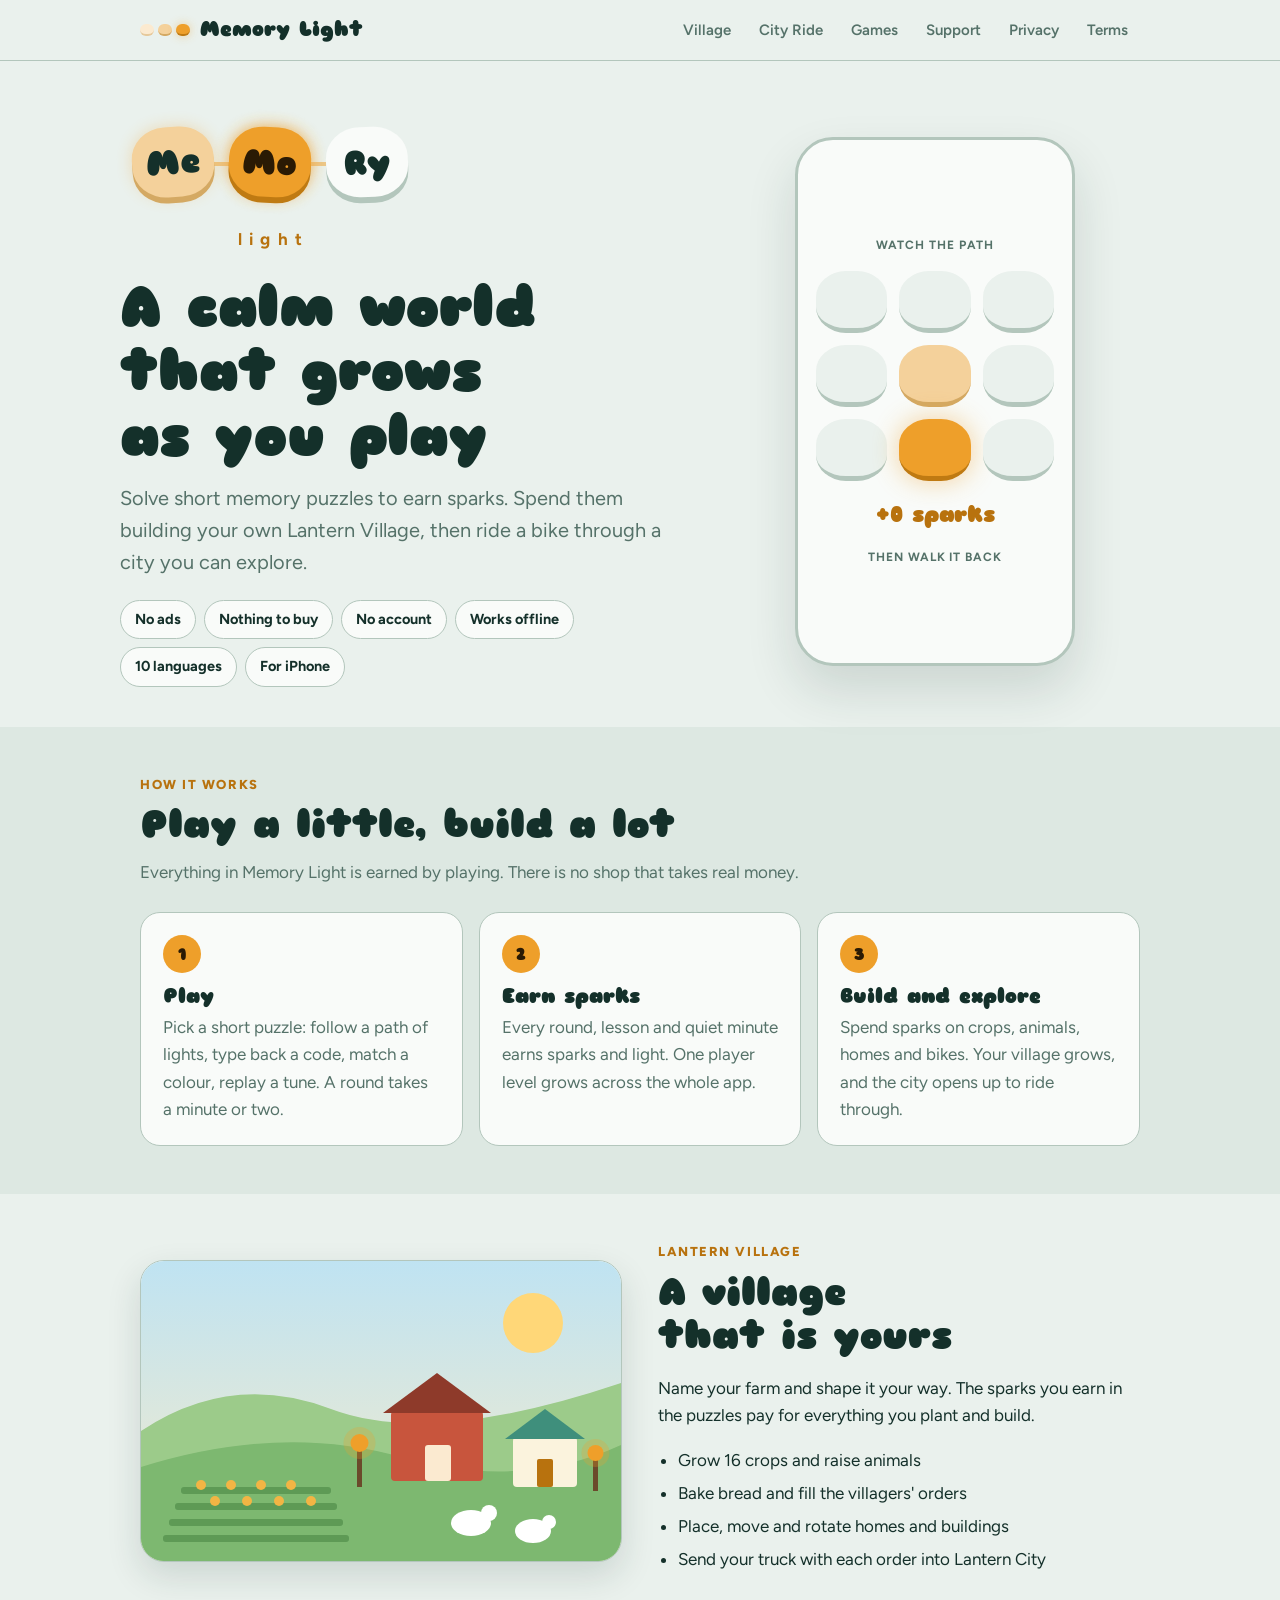
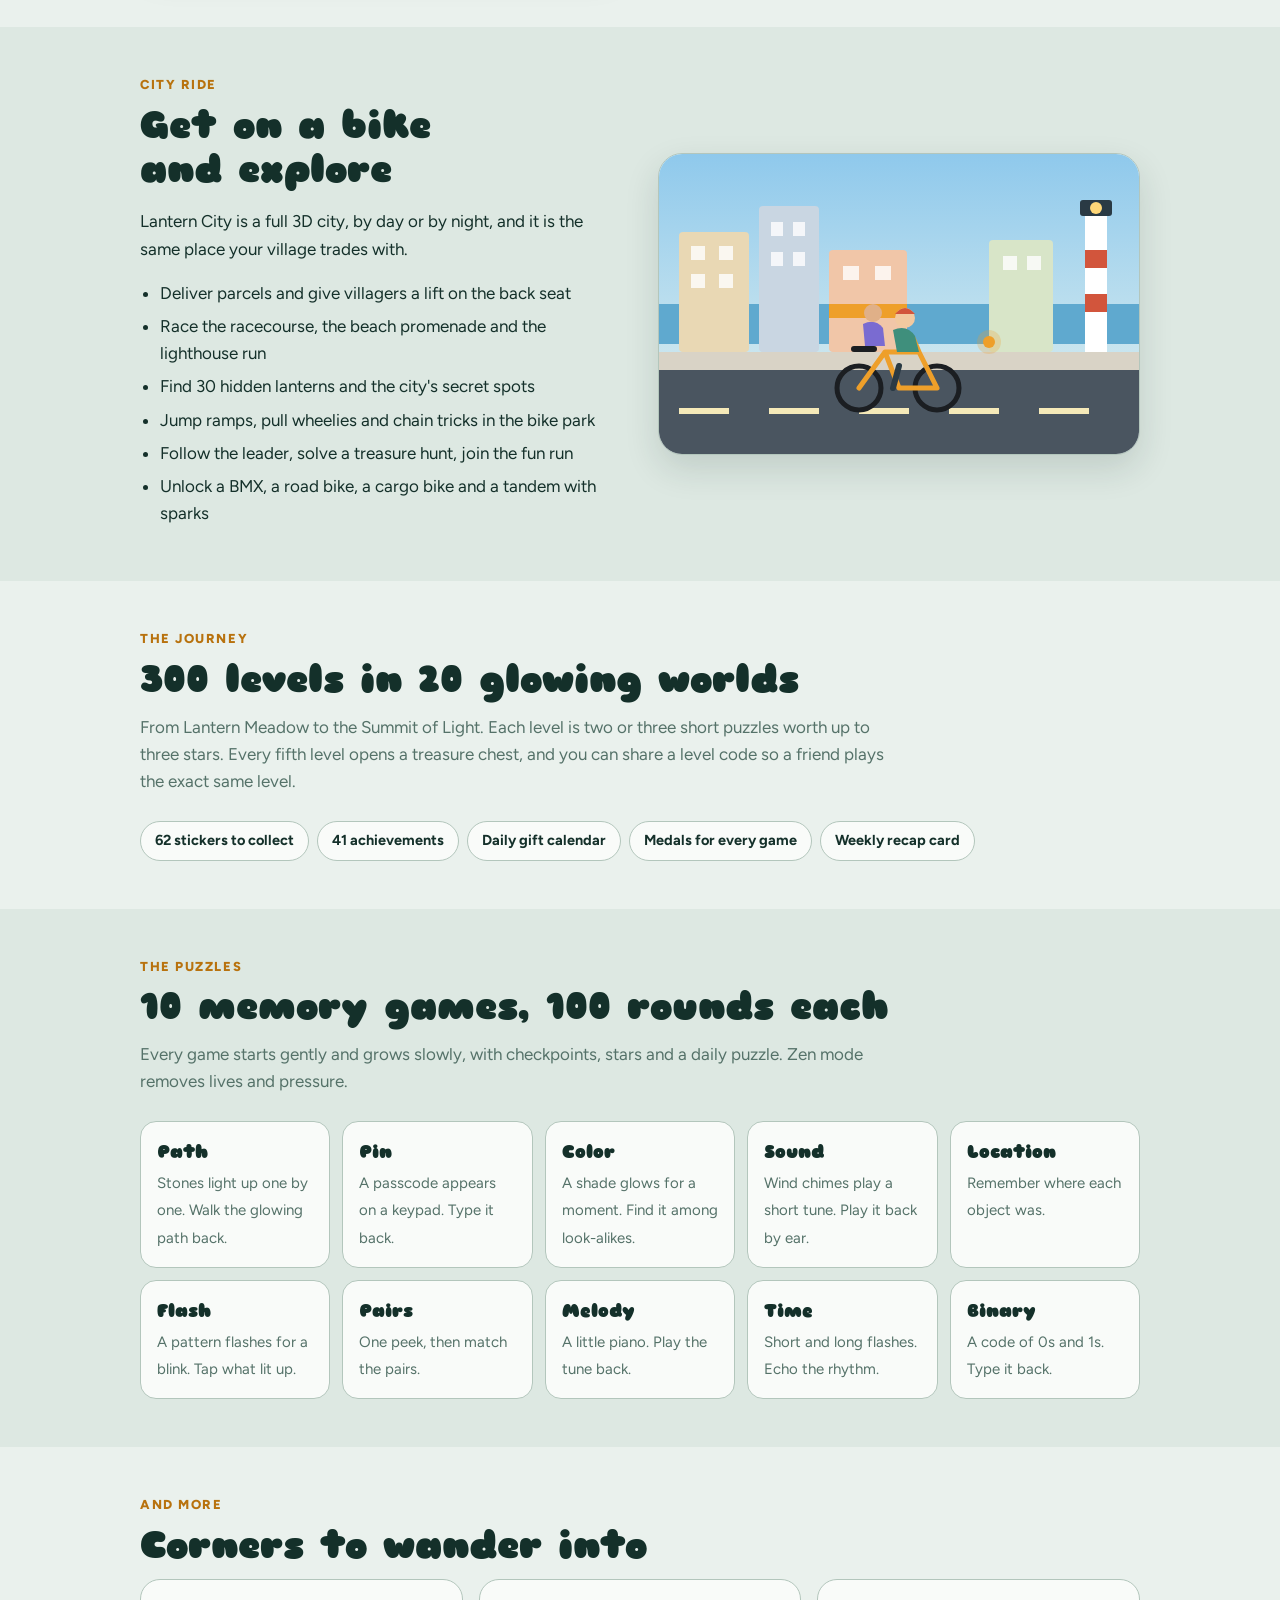
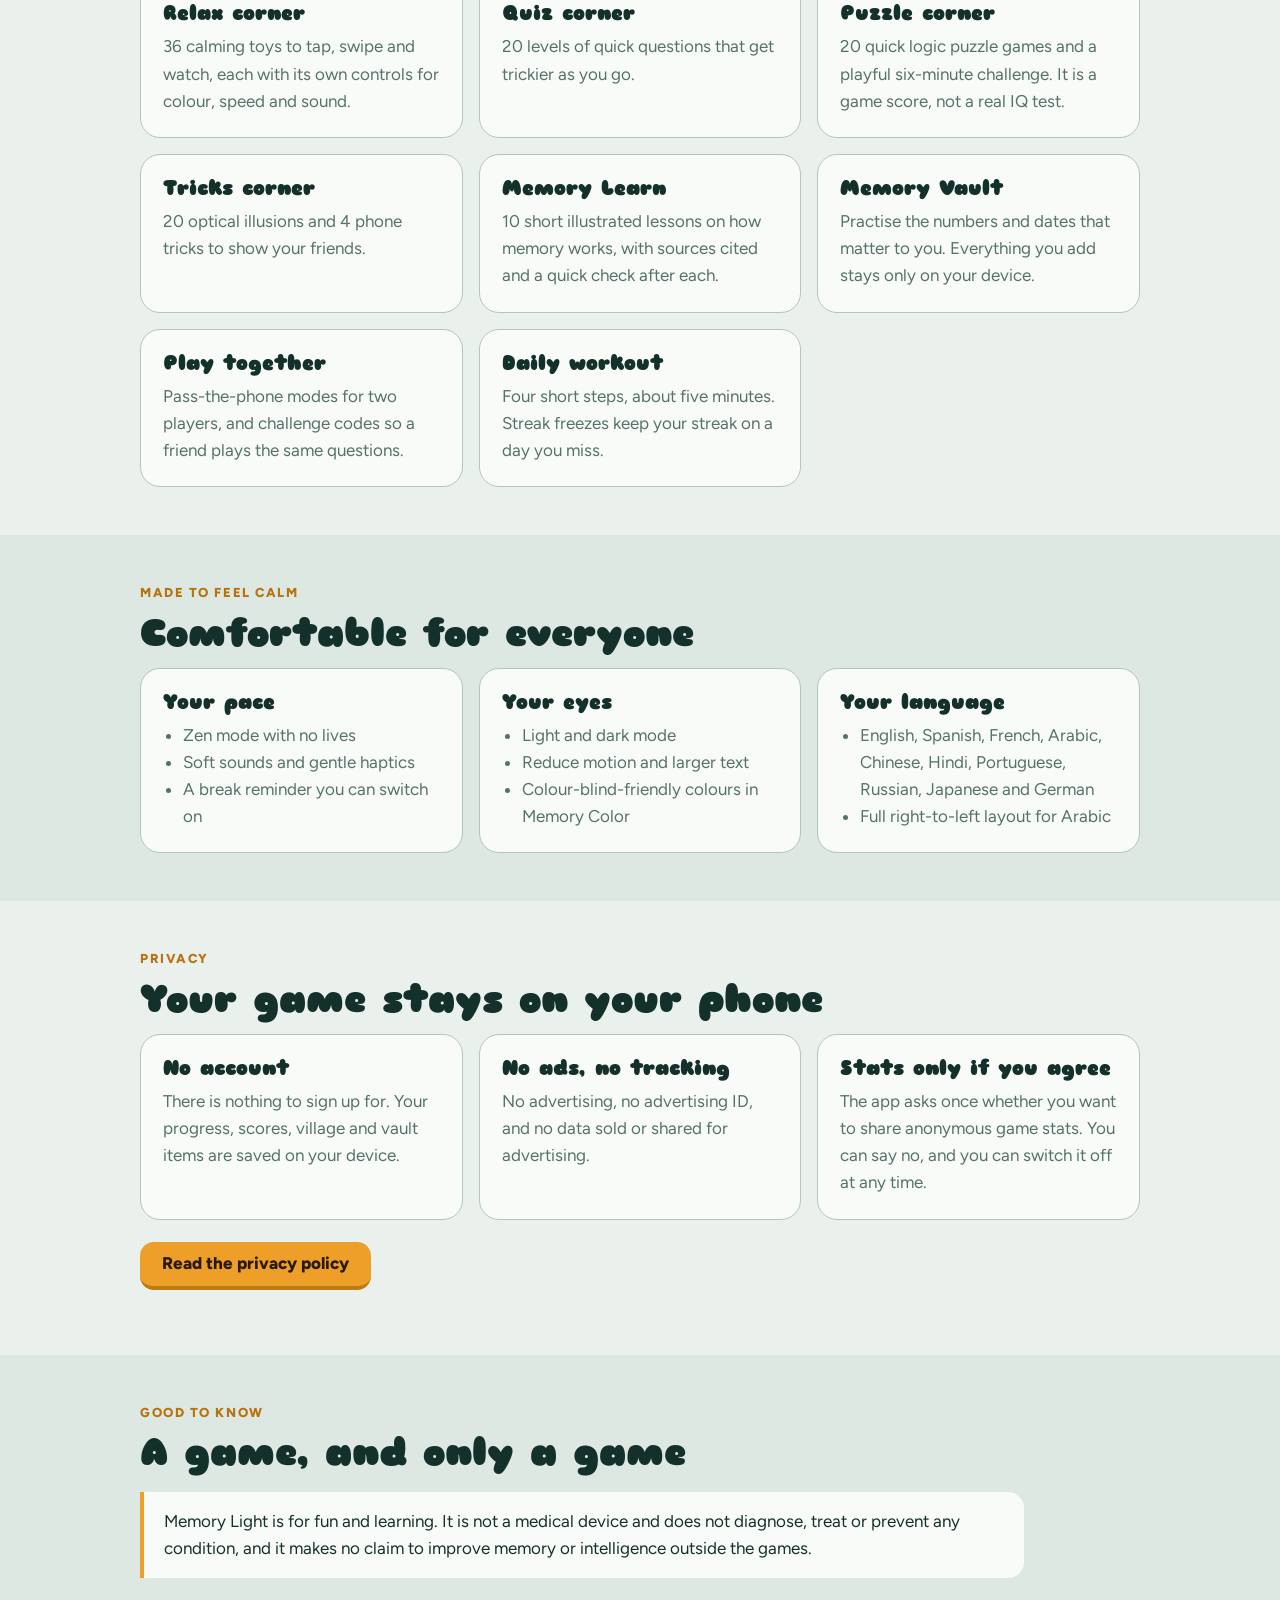
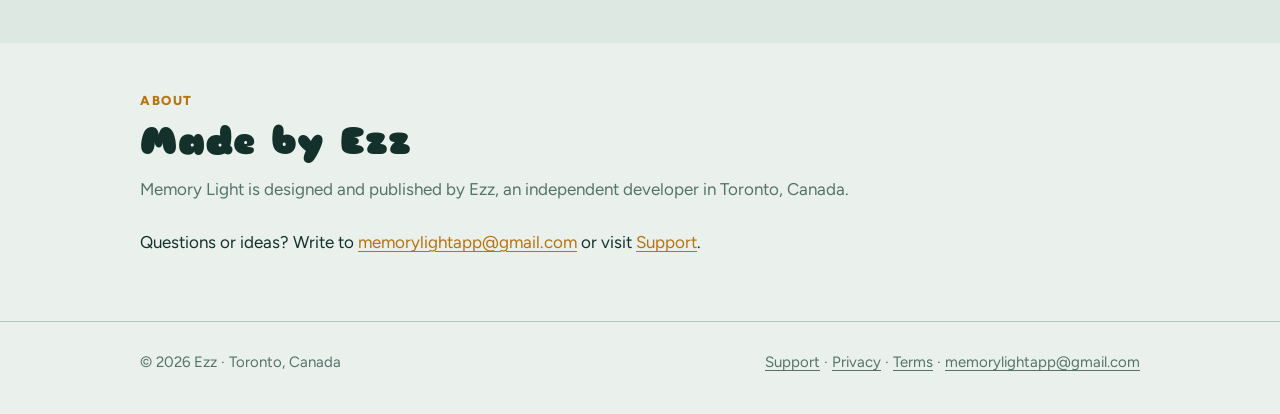
<file: index.html>
<!doctype html><html lang="en"><head><meta charset="utf-8"><meta name="viewport" content="width=device-width,initial-scale=1"><title>Memory Light: build a village, ride the city</title><meta name="description" content="Memory Light: a calm iPhone game. Solve memory puzzles to earn sparks, build your own Lantern Village and ride a bike through Lantern City. No ads, nothing to buy, works offline."><link rel="preconnect" href="https://fonts.googleapis.com"><link rel="preconnect" href="https://fonts.gstatic.com" crossorigin><link href="https://fonts.googleapis.com/css2?family=Figtree:wght@400;600;700;800&family=Sniglet:wght@400;800&display=swap" rel="stylesheet"><link rel="stylesheet" href="/style.css"></head><body><header class="top"><div class="wrap"><a class="brand" href="/"><span class="dots" aria-hidden="true"><i></i><i></i><i></i></span>Memory Light</a><nav class="links" aria-label="Main"><a href="/#village">Village</a><a href="/#ride">City Ride</a><a href="/#games">Games</a><a href="/support.html">Support</a><a href="/privacy.html">Privacy</a><a href="/terms.html">Terms</a></nav></div></header><main><div class="wrap hero">
<div>
<svg class="ml ml-logo" viewBox="0 0 300 140" role="img" aria-label="Memory Light"><defs><filter id="mlGlow" x="-60%" y="-60%" width="220%" height="220%"><feGaussianBlur stdDeviation="8"/></filter></defs><line class="ml-thread" x1="53" y1="47" x2="247" y2="47"/><g class="lp faint" transform="rotate(-4 53 45)"><rect class="halo" x="12" y="10" width="82" height="70" rx="34" ry="31" filter="url(#mlGlow)"/><rect class="pe" x="12" y="16" width="82" height="70" rx="34" ry="31"/><rect class="pb" x="12" y="10" width="82" height="70" rx="34" ry="31"/><text class="sy" x="53" y="57" text-anchor="middle">Me</text></g><g class="lp tail" transform="rotate(3 150 45)"><rect class="halo" x="109" y="10" width="82" height="70" rx="34" ry="31" filter="url(#mlGlow)"/><rect class="pe" x="109" y="16" width="82" height="70" rx="34" ry="31"/><rect class="pb" x="109" y="10" width="82" height="70" rx="34" ry="31"/><text class="sy" x="150" y="57" text-anchor="middle">Mo</text></g><g class="lp lit" transform="rotate(-2 247 45)"><rect class="halo" x="206" y="10" width="82" height="70" rx="34" ry="31" filter="url(#mlGlow)"/><rect class="pe" x="206" y="16" width="82" height="70" rx="34" ry="31"/><rect class="pb" x="206" y="10" width="82" height="70" rx="34" ry="31"/><text class="sy" x="247" y="57" text-anchor="middle">Ry</text></g><text class="ml-word" x="153.5" y="128" text-anchor="middle">light</text></svg>
<h1>A calm world that grows as you play</h1>
<p class="lead">Solve short memory puzzles to earn sparks. Spend them building your own Lantern Village, then ride a bike through a city you can explore.</p>
<ul class="chips"><li>No ads</li><li>Nothing to buy</li><li>No account</li><li>Works offline</li><li>10 languages</li><li>For iPhone</li></ul>
</div>
<div class="phone" aria-hidden="true"><small>Watch the path</small><div class="board"><i></i><i></i><i></i><i></i><i></i><i></i><i></i><i></i><i></i></div><div class="sparks">+0 sparks</div><small>Then walk it back</small></div>
</div>

<section class="alt" id="how"><div class="wrap">
<p class="kicker">How it works</p><h2>Play a little, build a lot</h2>
<p class="sub">Everything in Memory Light is earned by playing. There is no shop that takes real money.</p>
<ol class="steps">
<li><h3>Play</h3><p>Pick a short puzzle: follow a path of lights, type back a code, match a colour, replay a tune. A round takes a minute or two.</p></li>
<li><h3>Earn sparks</h3><p>Every round, lesson and quiet minute earns sparks and light. One player level grows across the whole app.</p></li>
<li><h3>Build and explore</h3><p>Spend sparks on crops, animals, homes and bikes. Your village grows, and the city opens up to ride through.</p></li>
</ol></div></section>

<section id="village"><div class="wrap feature">
<div class="art"><svg viewBox="0 0 480 300" role="img" aria-label="Illustration of a small farm village with fields, a barn and lanterns"><defs><linearGradient id="sk" x1="0" y1="0" x2="0" y2="1"><stop offset="0" stop-color="#BFE3F2"/><stop offset="1" stop-color="#F6EBCB"/></linearGradient></defs><rect width="480" height="300" fill="url(#sk)"/><circle cx="392" cy="62" r="30" fill="#FFD778"/><path d="M0 170q90-60 190-22t290-26v178H0z" fill="#9CCB8A"/><path d="M0 206q140-44 260-10t220-12v116H0z" fill="#7DB870"/><g fill="#5E9A55"><rect x="40" y="226" width="150" height="7" rx="3"/><rect x="34" y="242" width="162" height="7" rx="3"/><rect x="28" y="258" width="174" height="7" rx="3"/><rect x="22" y="274" width="186" height="7" rx="3"/></g><g fill="#F2B544"><circle cx="60" cy="224" r="5"/><circle cx="90" cy="224" r="5"/><circle cx="120" cy="224" r="5"/><circle cx="150" cy="224" r="5"/><circle cx="74" cy="240" r="5"/><circle cx="106" cy="240" r="5"/><circle cx="138" cy="240" r="5"/><circle cx="170" cy="240" r="5"/></g><rect x="250" y="150" width="92" height="70" rx="4" fill="#C8553D"/><path d="M242 152l54-40 54 40z" fill="#8E3A2A"/><rect x="284" y="184" width="26" height="36" rx="3" fill="#FBEAD0"/><rect x="372" y="176" width="64" height="50" rx="4" fill="#FBF3DD"/><path d="M364 178l40-30 40 30z" fill="#3F8F7C"/><rect x="396" y="198" width="16" height="28" rx="2" fill="#B8720E"/><rect x="216" y="186" width="5" height="40" fill="#6B4A2B"/><circle cx="218.500" cy="182" r="9" fill="#EE9F2A"/><circle cx="218.500" cy="182" r="16" fill="#EE9F2A" opacity=".25"/><rect x="452" y="196" width="5" height="34" fill="#6B4A2B"/><circle cx="454.500" cy="192" r="8" fill="#EE9F2A"/><circle cx="454.500" cy="192" r="14" fill="#EE9F2A" opacity=".25"/><ellipse cx="330" cy="262" rx="20" ry="13" fill="#fff"/><circle cx="348" cy="252" r="8" fill="#fff"/><ellipse cx="392" cy="270" rx="18" ry="12" fill="#fff"/><circle cx="408" cy="261" r="7" fill="#fff"/></svg></div>
<div><p class="kicker">Lantern Village</p><h2>A village that is yours</h2>
<p>Name your farm and shape it your way. The sparks you earn in the puzzles pay for everything you plant and build.</p>
<ul><li>Grow 16 crops and raise animals</li><li>Bake bread and fill the villagers' orders</li><li>Place, move and rotate homes and buildings</li><li>Send your truck with each order into Lantern City</li></ul></div>
</div></section>

<section class="alt" id="ride"><div class="wrap feature flip">
<div class="art"><svg viewBox="0 0 480 300" role="img" aria-label="Illustration of a cyclist with a passenger riding along a city street towards a lighthouse"><defs><linearGradient id="sk2" x1="0" y1="0" x2="0" y2="1"><stop offset="0" stop-color="#8FC9EC"/><stop offset="1" stop-color="#E6F3F0"/></linearGradient></defs><rect width="480" height="300" fill="url(#sk2)"/><rect y="150" width="480" height="40" fill="#5FA9CF"/><g><rect x="20" y="78" width="70" height="120" rx="4" fill="#E9D8B4"/><rect x="100" y="52" width="60" height="146" rx="4" fill="#C9D6E2"/><rect x="170" y="96" width="78" height="102" rx="4" fill="#F1C6A8"/><rect x="330" y="86" width="64" height="112" rx="4" fill="#D8E5C8"/><g fill="#fff" opacity=".8"><rect x="32" y="92" width="14" height="14"/><rect x="60" y="92" width="14" height="14"/><rect x="32" y="120" width="14" height="14"/><rect x="60" y="120" width="14" height="14"/><rect x="112" y="68" width="12" height="14"/><rect x="134" y="68" width="12" height="14"/><rect x="112" y="98" width="12" height="14"/><rect x="134" y="98" width="12" height="14"/><rect x="184" y="112" width="16" height="14"/><rect x="216" y="112" width="16" height="14"/><rect x="344" y="102" width="14" height="14"/><rect x="368" y="102" width="14" height="14"/></g><rect x="170" y="150" width="78" height="14" fill="#EE9F2A"/><rect x="426" y="60" width="22" height="138" fill="#fff"/><rect x="426" y="96" width="22" height="18" fill="#D2553C"/><rect x="426" y="140" width="22" height="18" fill="#D2553C"/><rect x="421" y="46" width="32" height="16" rx="3" fill="#2A3A44"/><circle cx="437" cy="54" r="6" fill="#FFD778"/></g><rect y="198" width="480" height="18" fill="#D9D3C6"/><rect y="216" width="480" height="84" fill="#4A5560"/><g fill="#F5E9B8"><rect x="20" y="254" width="50" height="6"/><rect x="110" y="254" width="50" height="6"/><rect x="200" y="254" width="50" height="6"/><rect x="290" y="254" width="50" height="6"/><rect x="380" y="254" width="50" height="6"/></g><g transform="translate(200 172)"><circle cx="0" cy="62" r="22" fill="none" stroke="#1B1E22" stroke-width="5"/><circle cx="78" cy="62" r="22" fill="none" stroke="#1B1E22" stroke-width="5"/><path d="M0 62l26-36h34l18 36M26 26l14 36h38M60 26l-6-14h-12" fill="none" stroke="#EE9F2A" stroke-width="5" stroke-linecap="round" stroke-linejoin="round"/><rect x="-8" y="20" width="26" height="6" rx="3" fill="#1B1E22"/><path d="M34 4q14-6 22 6l4 16H38z" fill="#3F8F7C"/><circle cx="46" cy="-8" r="10" fill="#F2C9A0"/><path d="M36-12q10-12 20 0z" fill="#D2553C"/><path d="M4-2q12-6 20 4l2 18H6z" fill="#7A6BD1"/><circle cx="14" cy="-13" r="9" fill="#E0B088"/><path d="M40 40l-6 22" stroke="#2A3A44" stroke-width="6" stroke-linecap="round"/></g><g fill="#EE9F2A"><circle cx="330" cy="188" r="6"/><circle cx="330" cy="188" r="12" opacity=".25"/></g></svg></div>
<div><p class="kicker">City Ride</p><h2>Get on a bike and explore</h2>
<p>Lantern City is a full 3D city, by day or by night, and it is the same place your village trades with.</p>
<ul><li>Deliver parcels and give villagers a lift on the back seat</li><li>Race the racecourse, the beach promenade and the lighthouse run</li><li>Find 30 hidden lanterns and the city's secret spots</li><li>Jump ramps, pull wheelies and chain tricks in the bike park</li><li>Follow the leader, solve a treasure hunt, join the fun run</li><li>Unlock a BMX, a road bike, a cargo bike and a tandem with sparks</li></ul></div>
</div></section>

<section id="journey"><div class="wrap">
<p class="kicker">The Journey</p><h2>300 levels in 20 glowing worlds</h2>
<p class="sub">From Lantern Meadow to the Summit of Light. Each level is two or three short puzzles worth up to three stars. Every fifth level opens a treasure chest, and you can share a level code so a friend plays the exact same level.</p>
<ul class="chips"><li>62 stickers to collect</li><li>41 achievements</li><li>Daily gift calendar</li><li>Medals for every game</li><li>Weekly recap card</li></ul>
</div></section>

<section class="alt" id="games"><div class="wrap">
<p class="kicker">The puzzles</p><h2>10 memory games, 100 rounds each</h2>
<p class="sub">Every game starts gently and grows slowly, with checkpoints, stars and a daily puzzle. Zen mode removes lives and pressure.</p>
<ul class="grid">
<li><b>Path</b><span>Stones light up one by one. Walk the glowing path back.</span></li>
<li><b>Pin</b><span>A passcode appears on a keypad. Type it back.</span></li>
<li><b>Color</b><span>A shade glows for a moment. Find it among look-alikes.</span></li>
<li><b>Sound</b><span>Wind chimes play a short tune. Play it back by ear.</span></li>
<li><b>Location</b><span>Remember where each object was.</span></li>
<li><b>Flash</b><span>A pattern flashes for a blink. Tap what lit up.</span></li>
<li><b>Pairs</b><span>One peek, then match the pairs.</span></li>
<li><b>Melody</b><span>A little piano. Play the tune back.</span></li>
<li><b>Time</b><span>Short and long flashes. Echo the rhythm.</span></li>
<li><b>Binary</b><span>A code of 0s and 1s. Type it back.</span></li>
</ul></div></section>

<section id="more"><div class="wrap">
<p class="kicker">And more</p><h2>Corners to wander into</h2>
<div class="cards">
<div class="card"><h3>Relax corner</h3><p>36 calming toys to tap, swipe and watch, each with its own controls for colour, speed and sound.</p></div>
<div class="card"><h3>Quiz corner</h3><p>20 levels of quick questions that get trickier as you go.</p></div>
<div class="card"><h3>Puzzle corner</h3><p>20 quick logic puzzle games and a playful six-minute challenge. It is a game score, not a real IQ test.</p></div>
<div class="card"><h3>Tricks corner</h3><p>20 optical illusions and 4 phone tricks to show your friends.</p></div>
<div class="card"><h3>Memory Learn</h3><p>10 short illustrated lessons on how memory works, with sources cited and a quick check after each.</p></div>
<div class="card"><h3>Memory Vault</h3><p>Practise the numbers and dates that matter to you. Everything you add stays only on your device.</p></div>
<div class="card"><h3>Play together</h3><p>Pass-the-phone modes for two players, and challenge codes so a friend plays the same questions.</p></div>
<div class="card"><h3>Daily workout</h3><p>Four short steps, about five minutes. Streak freezes keep your streak on a day you miss.</p></div>
</div></div></section>

<section class="alt" id="calm"><div class="wrap">
<p class="kicker">Made to feel calm</p><h2>Comfortable for everyone</h2>
<div class="cards">
<div class="card"><h3>Your pace</h3><ul><li>Zen mode with no lives</li><li>Soft sounds and gentle haptics</li><li>A break reminder you can switch on</li></ul></div>
<div class="card"><h3>Your eyes</h3><ul><li>Light and dark mode</li><li>Reduce motion and larger text</li><li>Colour-blind-friendly colours in Memory Color</li></ul></div>
<div class="card"><h3>Your language</h3><ul><li>English, Spanish, French, Arabic, Chinese, Hindi, Portuguese, Russian, Japanese and German</li><li>Full right-to-left layout for Arabic</li></ul></div>
</div></div></section>

<section id="privacy"><div class="wrap">
<p class="kicker">Privacy</p><h2>Your game stays on your phone</h2>
<div class="cards">
<div class="card"><h3>No account</h3><p>There is nothing to sign up for. Your progress, scores, village and vault items are saved on your device.</p></div>
<div class="card"><h3>No ads, no tracking</h3><p>No advertising, no advertising ID, and no data sold or shared for advertising.</p></div>
<div class="card"><h3>Stats only if you agree</h3><p>The app asks once whether you want to share anonymous game stats. You can say no, and you can switch it off at any time.</p></div>
</div>
<p style="margin-top:22px"><a class="btn" href="/privacy.html">Read the privacy policy</a></p>
</div></section>

<section class="alt"><div class="wrap">
<p class="kicker">Good to know</p><h2>A game, and only a game</h2>
<p class="note">Memory Light is for fun and learning. It is not a medical device and does not diagnose, treat or prevent any condition, and it makes no claim to improve memory or intelligence outside the games.</p>
</div></section>

<section id="about"><div class="wrap">
<p class="kicker">About</p><h2>Made by Ezz</h2>
<p class="sub">Memory Light is designed and published by Ezz, an independent developer in Toronto, Canada.</p>
<p>Questions or ideas? Write to <a href="mailto:memorylightapp@gmail.com">memorylightapp@gmail.com</a> or visit <a href="/support.html">Support</a>.</p>
</div></section></main><footer><div class="wrap"><span>© 2026 Ezz · Toronto, Canada</span><span><a href="/support.html">Support</a> · <a href="/privacy.html">Privacy</a> · <a href="/terms.html">Terms</a> · <a href="mailto:memorylightapp@gmail.com">memorylightapp@gmail.com</a></span></div></footer><script src="/site.js"></script></body></html>
</file>
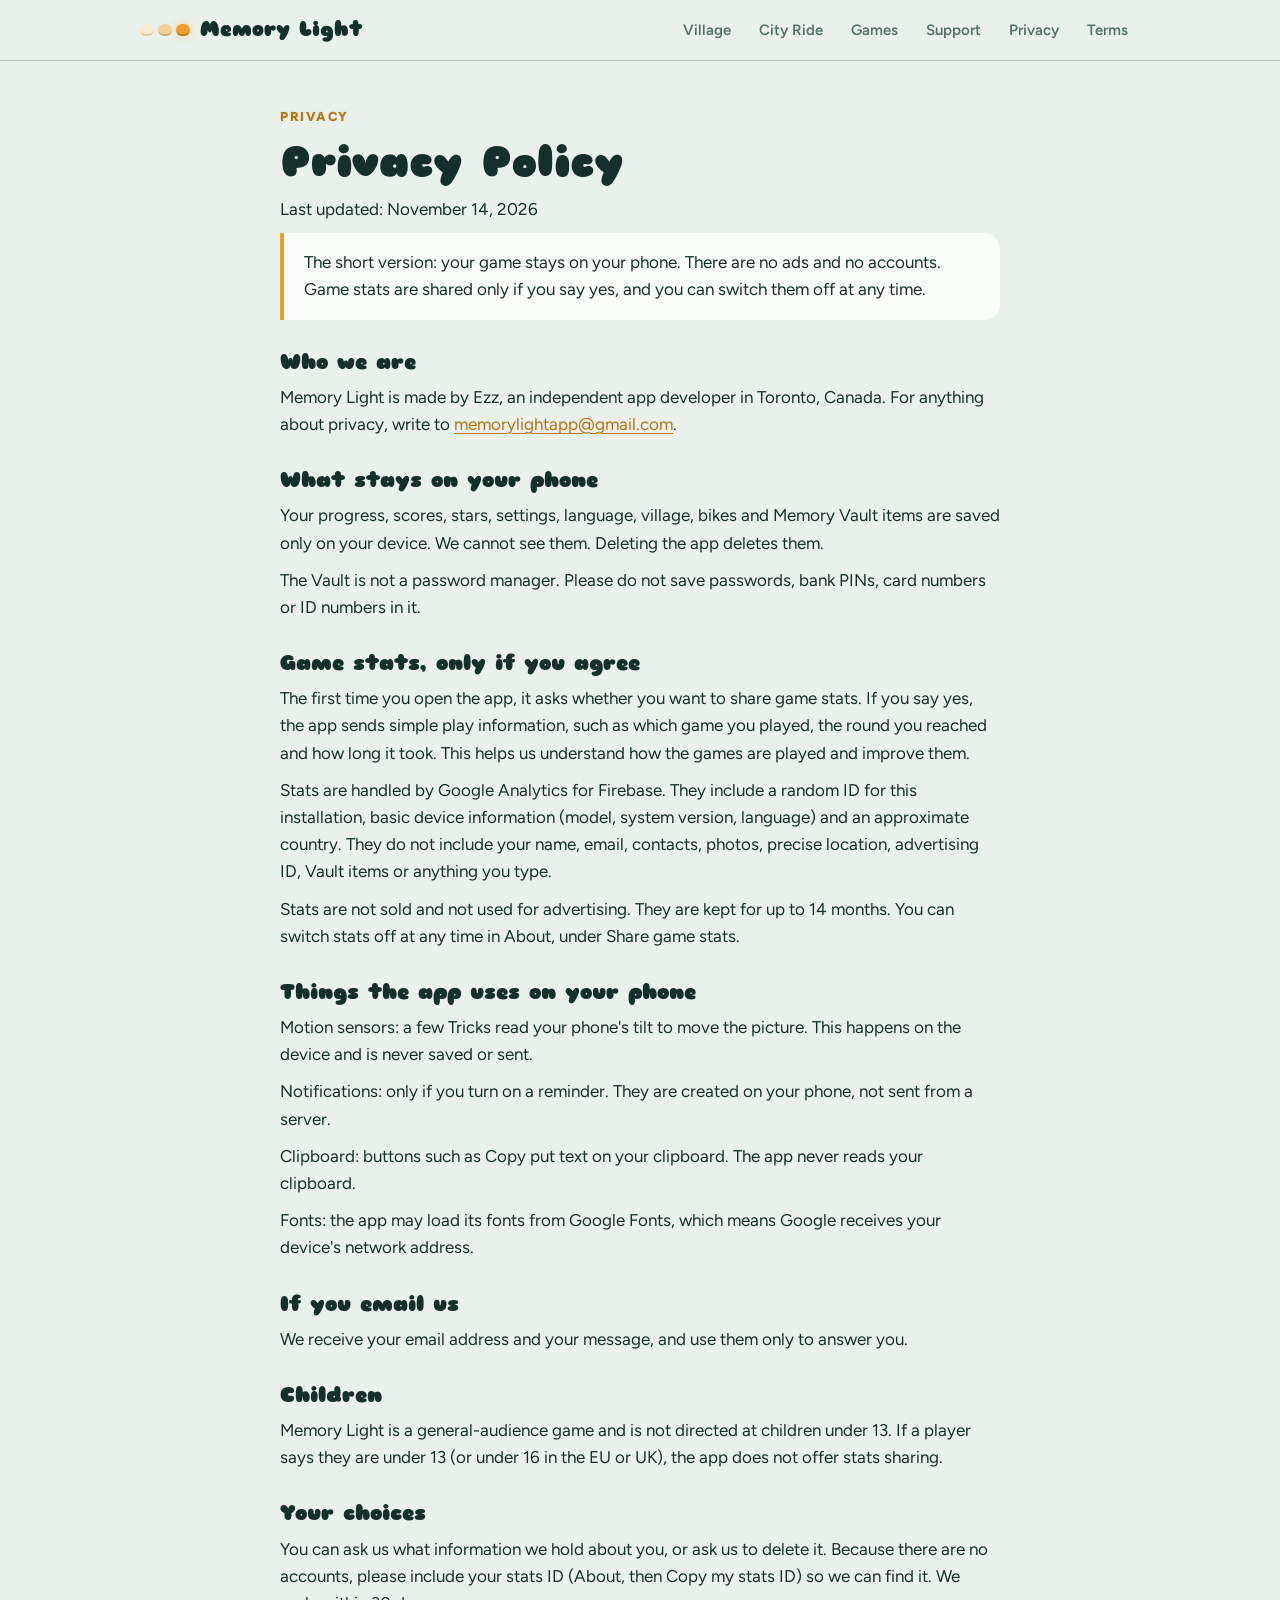
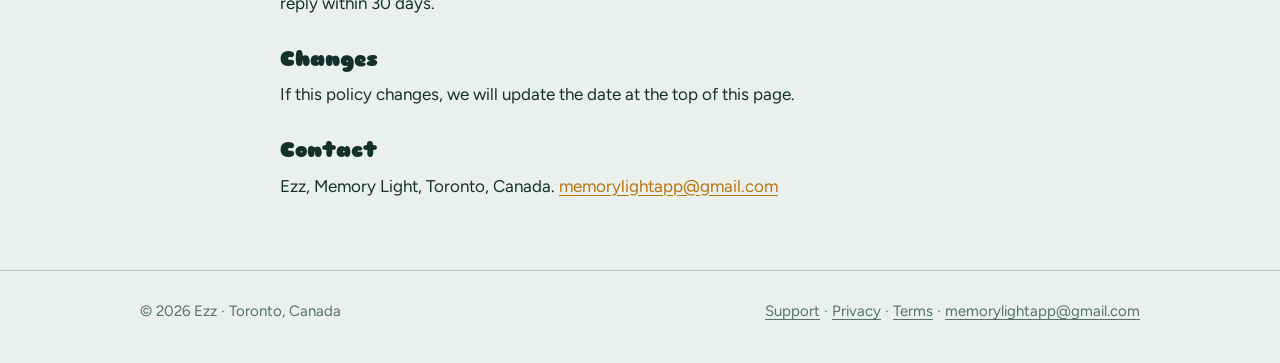
<file: privacy.html>
<!doctype html><html lang="en"><head><meta charset="utf-8"><meta name="viewport" content="width=device-width,initial-scale=1"><title>Memory Light Privacy Policy</title><meta name="description" content="Memory Light: a calm iPhone game. Solve memory puzzles to earn sparks, build your own Lantern Village and ride a bike through Lantern City. No ads, nothing to buy, works offline."><link rel="preconnect" href="https://fonts.googleapis.com"><link rel="preconnect" href="https://fonts.gstatic.com" crossorigin><link href="https://fonts.googleapis.com/css2?family=Figtree:wght@400;600;700;800&family=Sniglet:wght@400;800&display=swap" rel="stylesheet"><link rel="stylesheet" href="/style.css"></head><body><header class="top"><div class="wrap"><a class="brand" href="/"><span class="dots" aria-hidden="true"><i></i><i></i><i></i></span>Memory Light</a><nav class="links" aria-label="Main"><a href="/#village">Village</a><a href="/#ride">City Ride</a><a href="/#games">Games</a><a href="/support.html">Support</a><a href="/privacy.html">Privacy</a><a href="/terms.html">Terms</a></nav></div></header><main><div class="wrap doc">
<p class="kicker">Privacy</p><h1>Privacy Policy</h1>
<p>Last updated: November 14, 2026</p>
<p class="note">The short version: your game stays on your phone. There are no ads and no accounts. Game stats are shared only if you say yes, and you can switch them off at any time.</p>

<h2>Who we are</h2>
<p>Memory Light is made by Ezz, an independent app developer in Toronto, Canada. For anything about privacy, write to <a href="mailto:memorylightapp@gmail.com">memorylightapp@gmail.com</a>.</p>

<h2>What stays on your phone</h2>
<p>Your progress, scores, stars, settings, language, village, bikes and Memory Vault items are saved only on your device. We cannot see them. Deleting the app deletes them.</p>
<p>The Vault is not a password manager. Please do not save passwords, bank PINs, card numbers or ID numbers in it.</p>

<h2>Game stats, only if you agree</h2>
<p>The first time you open the app, it asks whether you want to share game stats. If you say yes, the app sends simple play information, such as which game you played, the round you reached and how long it took. This helps us understand how the games are played and improve them.</p>
<p>Stats are handled by Google Analytics for Firebase. They include a random ID for this installation, basic device information (model, system version, language) and an approximate country. They do not include your name, email, contacts, photos, precise location, advertising ID, Vault items or anything you type.</p>
<p>Stats are not sold and not used for advertising. They are kept for up to 14 months. You can switch stats off at any time in About, under Share game stats.</p>

<h2>Things the app uses on your phone</h2>
<p>Motion sensors: a few Tricks read your phone's tilt to move the picture. This happens on the device and is never saved or sent.</p>
<p>Notifications: only if you turn on a reminder. They are created on your phone, not sent from a server.</p>
<p>Clipboard: buttons such as Copy put text on your clipboard. The app never reads your clipboard.</p>
<p>Fonts: the app may load its fonts from Google Fonts, which means Google receives your device's network address.</p>

<h2>If you email us</h2>
<p>We receive your email address and your message, and use them only to answer you.</p>

<h2>Children</h2>
<p>Memory Light is a general-audience game and is not directed at children under 13. If a player says they are under 13 (or under 16 in the EU or UK), the app does not offer stats sharing.</p>

<h2>Your choices</h2>
<p>You can ask us what information we hold about you, or ask us to delete it. Because there are no accounts, please include your stats ID (About, then Copy my stats ID) so we can find it. We reply within 30 days.</p>

<h2>Changes</h2>
<p>If this policy changes, we will update the date at the top of this page.</p>

<h2>Contact</h2>
<p>Ezz, Memory Light, Toronto, Canada. <a href="mailto:memorylightapp@gmail.com">memorylightapp@gmail.com</a></p>
</div></main><footer><div class="wrap"><span>© 2026 Ezz · Toronto, Canada</span><span><a href="/support.html">Support</a> · <a href="/privacy.html">Privacy</a> · <a href="/terms.html">Terms</a> · <a href="mailto:memorylightapp@gmail.com">memorylightapp@gmail.com</a></span></div></footer><script src="/site.js"></script></body></html>
</file>
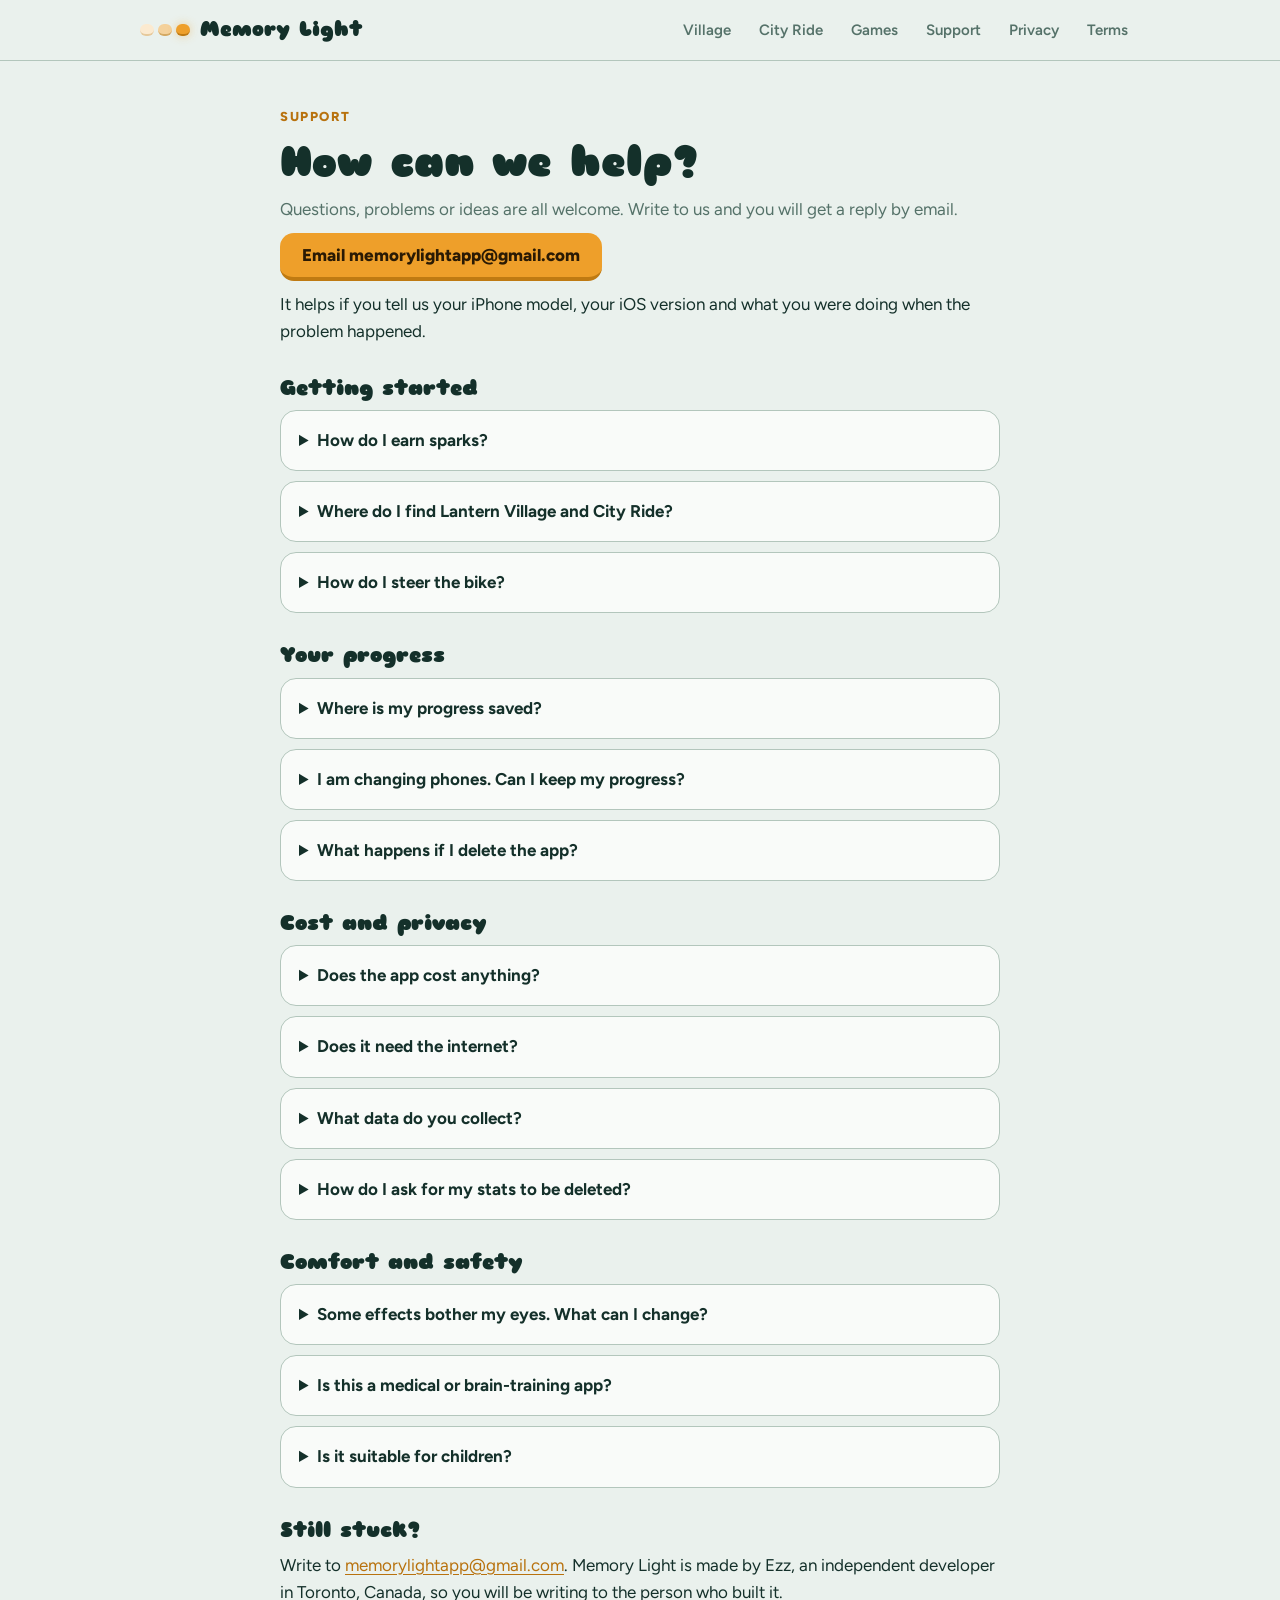
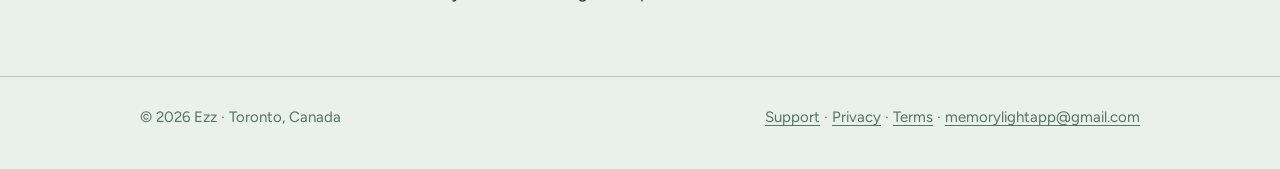
<file: support.html>
<!doctype html><html lang="en"><head><meta charset="utf-8"><meta name="viewport" content="width=device-width,initial-scale=1"><title>Memory Light Support</title><meta name="description" content="Memory Light: a calm iPhone game. Solve memory puzzles to earn sparks, build your own Lantern Village and ride a bike through Lantern City. No ads, nothing to buy, works offline."><link rel="preconnect" href="https://fonts.googleapis.com"><link rel="preconnect" href="https://fonts.gstatic.com" crossorigin><link href="https://fonts.googleapis.com/css2?family=Figtree:wght@400;600;700;800&family=Sniglet:wght@400;800&display=swap" rel="stylesheet"><link rel="stylesheet" href="/style.css"></head><body><header class="top"><div class="wrap"><a class="brand" href="/"><span class="dots" aria-hidden="true"><i></i><i></i><i></i></span>Memory Light</a><nav class="links" aria-label="Main"><a href="/#village">Village</a><a href="/#ride">City Ride</a><a href="/#games">Games</a><a href="/support.html">Support</a><a href="/privacy.html">Privacy</a><a href="/terms.html">Terms</a></nav></div></header><main><div class="wrap doc">
<p class="kicker">Support</p><h1>How can we help?</h1>
<p class="sub">Questions, problems or ideas are all welcome. Write to us and you will get a reply by email.</p>
<p><a class="btn" href="mailto:memorylightapp@gmail.com?subject=Memory%20Light%20support">Email memorylightapp@gmail.com</a></p>
<p>It helps if you tell us your iPhone model, your iOS version and what you were doing when the problem happened.</p>

<h2>Getting started</h2>
<details><summary>How do I earn sparks?</summary><p>Play any puzzle, lesson, quiz or relax toy. Every round earns sparks and light. Sparks are what you spend in Lantern Village and in the bike shop.</p></details>
<details><summary>Where do I find Lantern Village and City Ride?</summary><p>Lantern Village has its own card in the app. City Ride is inside the village, in Lantern City.</p></details>
<details><summary>How do I steer the bike?</summary><p>Use the joystick on the left to steer and pedal. The buttons on the right ring the bell, jump, drift and lift the front wheel.</p></details>

<h2>Your progress</h2>
<details><summary>Where is my progress saved?</summary><p>On your device only. There are no accounts and nothing is stored on our servers.</p></details>
<details><summary>I am changing phones. Can I keep my progress?</summary><p>Yes. Use the backup code in the app before you switch, then enter it on the new phone. Your device's own backup may also include the app's data.</p></details>
<details><summary>What happens if I delete the app?</summary><p>Deleting the app deletes your progress from the device. Make a backup code first if you want to keep it.</p></details>

<h2>Cost and privacy</h2>
<details><summary>Does the app cost anything?</summary><p>No. There are no ads and nothing to buy. Everything is earned by playing.</p></details>
<details><summary>Does it need the internet?</summary><p>No. Memory Light works offline.</p></details>
<details><summary>What data do you collect?</summary><p>Nothing, unless you agree to share anonymous game stats. You can switch that off at any time in About, under Share game stats. The full details are in the <a href="/privacy.html">Privacy Policy</a>.</p></details>
<details><summary>How do I ask for my stats to be deleted?</summary><p>Email us with your stats ID. You can copy it in About, under Copy my stats ID. We reply within 30 days.</p></details>

<h2>Comfort and safety</h2>
<details><summary>Some effects bother my eyes. What can I change?</summary><p>Open the Comfort settings and switch on Reduce motion or Larger text. The Tricks corner contains optical illusions; please read the Health and safety notice in About before using it.</p></details>
<details><summary>Is this a medical or brain-training app?</summary><p>No. Memory Light is for fun and learning. It is not a medical device and makes no claim to improve memory or intelligence outside the games.</p></details>
<details><summary>Is it suitable for children?</summary><p>Memory Light is a general-audience game and is not directed at children under 13. It contains no ads, no purchases and no chat.</p></details>

<h2>Still stuck?</h2>
<p>Write to <a href="mailto:memorylightapp@gmail.com">memorylightapp@gmail.com</a>. Memory Light is made by Ezz, an independent developer in Toronto, Canada, so you will be writing to the person who built it.</p>
</div></main><footer><div class="wrap"><span>© 2026 Ezz · Toronto, Canada</span><span><a href="/support.html">Support</a> · <a href="/privacy.html">Privacy</a> · <a href="/terms.html">Terms</a> · <a href="mailto:memorylightapp@gmail.com">memorylightapp@gmail.com</a></span></div></footer><script src="/site.js"></script></body></html>
</file>
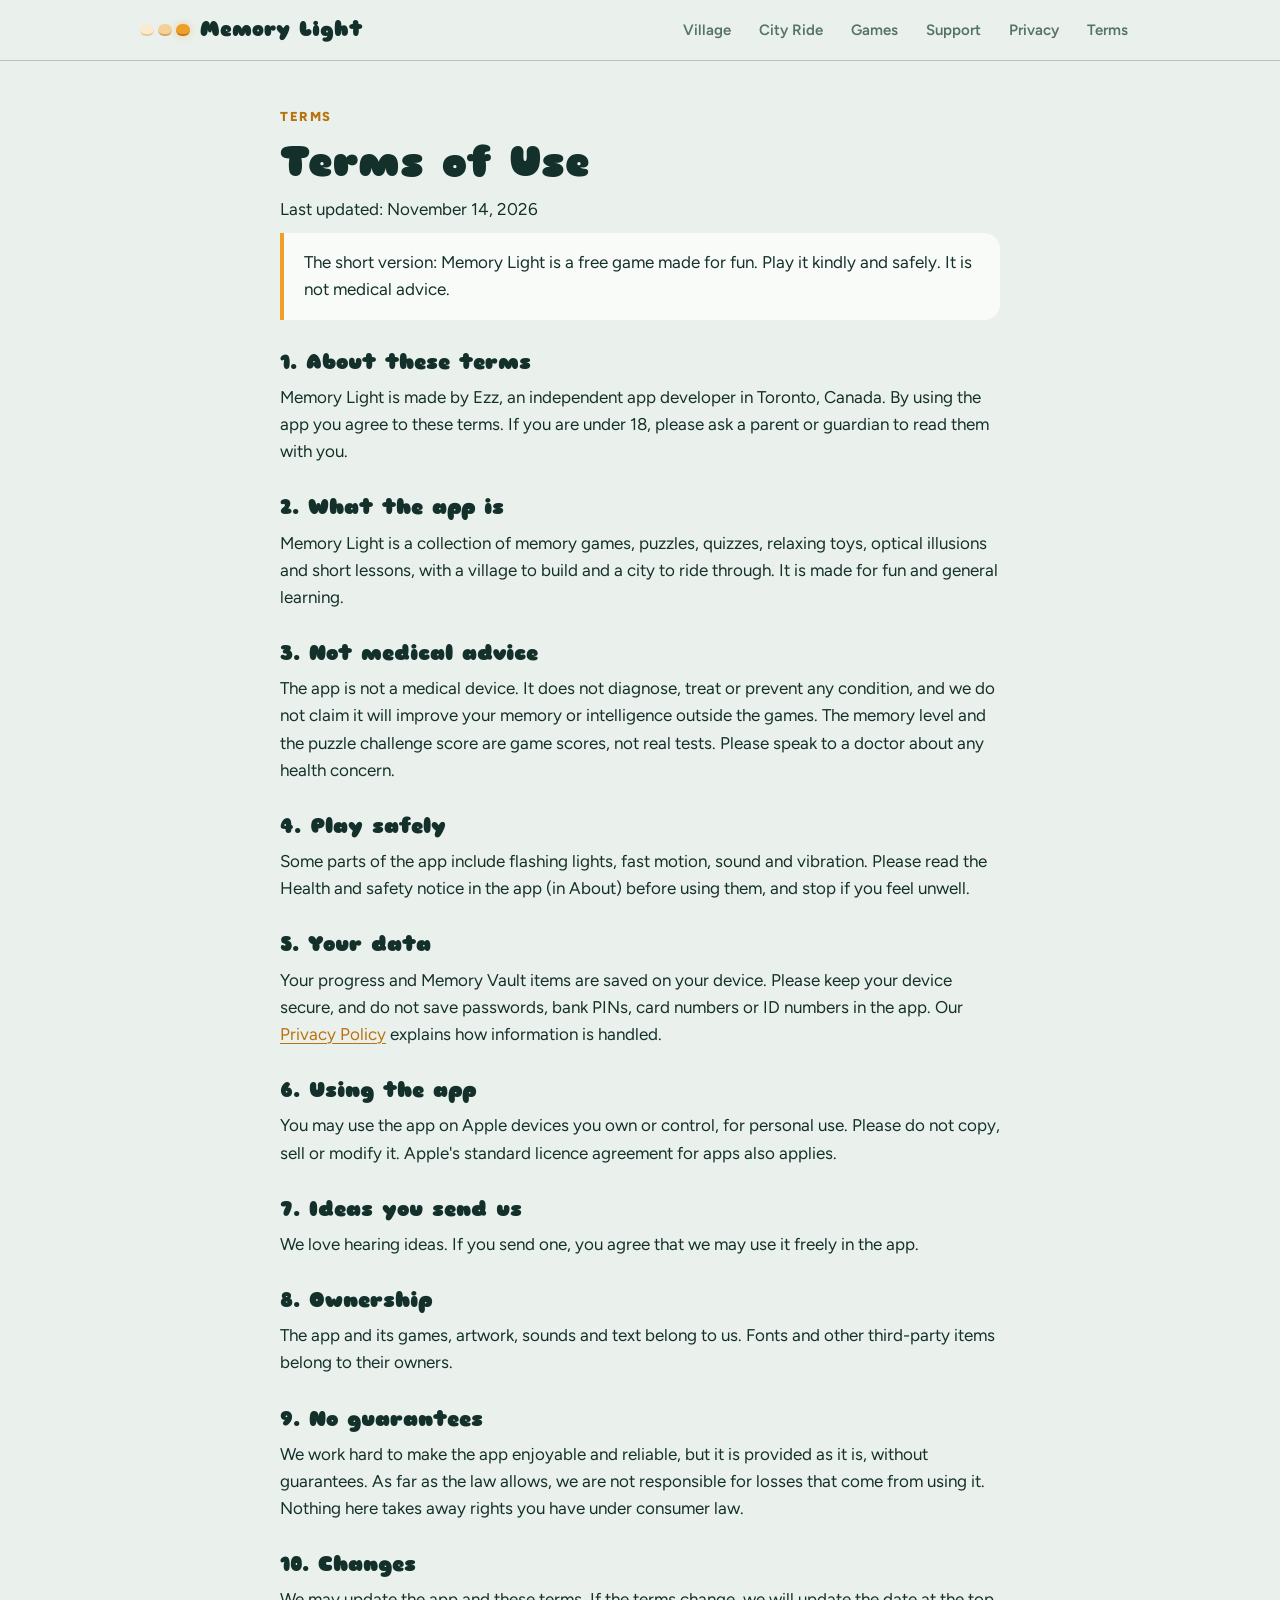
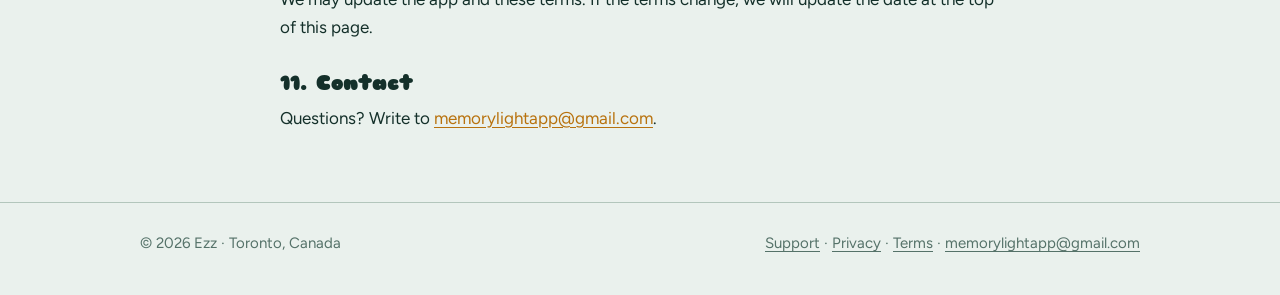
<file: terms.html>
<!doctype html><html lang="en"><head><meta charset="utf-8"><meta name="viewport" content="width=device-width,initial-scale=1"><title>Memory Light Terms of Use</title><meta name="description" content="Memory Light: a calm iPhone game. Solve memory puzzles to earn sparks, build your own Lantern Village and ride a bike through Lantern City. No ads, nothing to buy, works offline."><link rel="preconnect" href="https://fonts.googleapis.com"><link rel="preconnect" href="https://fonts.gstatic.com" crossorigin><link href="https://fonts.googleapis.com/css2?family=Figtree:wght@400;600;700;800&family=Sniglet:wght@400;800&display=swap" rel="stylesheet"><link rel="stylesheet" href="/style.css"></head><body><header class="top"><div class="wrap"><a class="brand" href="/"><span class="dots" aria-hidden="true"><i></i><i></i><i></i></span>Memory Light</a><nav class="links" aria-label="Main"><a href="/#village">Village</a><a href="/#ride">City Ride</a><a href="/#games">Games</a><a href="/support.html">Support</a><a href="/privacy.html">Privacy</a><a href="/terms.html">Terms</a></nav></div></header><main><div class="wrap doc">
<p class="kicker">Terms</p><h1>Terms of Use</h1>
<p>Last updated: November 14, 2026</p>
<p class="note">The short version: Memory Light is a free game made for fun. Play it kindly and safely. It is not medical advice.</p>

<h2>1. About these terms</h2>
<p>Memory Light is made by Ezz, an independent app developer in Toronto, Canada. By using the app you agree to these terms. If you are under 18, please ask a parent or guardian to read them with you.</p>

<h2>2. What the app is</h2>
<p>Memory Light is a collection of memory games, puzzles, quizzes, relaxing toys, optical illusions and short lessons, with a village to build and a city to ride through. It is made for fun and general learning.</p>

<h2>3. Not medical advice</h2>
<p>The app is not a medical device. It does not diagnose, treat or prevent any condition, and we do not claim it will improve your memory or intelligence outside the games. The memory level and the puzzle challenge score are game scores, not real tests. Please speak to a doctor about any health concern.</p>

<h2>4. Play safely</h2>
<p>Some parts of the app include flashing lights, fast motion, sound and vibration. Please read the Health and safety notice in the app (in About) before using them, and stop if you feel unwell.</p>

<h2>5. Your data</h2>
<p>Your progress and Memory Vault items are saved on your device. Please keep your device secure, and do not save passwords, bank PINs, card numbers or ID numbers in the app. Our <a href="/privacy.html">Privacy Policy</a> explains how information is handled.</p>

<h2>6. Using the app</h2>
<p>You may use the app on Apple devices you own or control, for personal use. Please do not copy, sell or modify it. Apple's standard licence agreement for apps also applies.</p>

<h2>7. Ideas you send us</h2>
<p>We love hearing ideas. If you send one, you agree that we may use it freely in the app.</p>

<h2>8. Ownership</h2>
<p>The app and its games, artwork, sounds and text belong to us. Fonts and other third-party items belong to their owners.</p>

<h2>9. No guarantees</h2>
<p>We work hard to make the app enjoyable and reliable, but it is provided as it is, without guarantees. As far as the law allows, we are not responsible for losses that come from using it. Nothing here takes away rights you have under consumer law.</p>

<h2>10. Changes</h2>
<p>We may update the app and these terms. If the terms change, we will update the date at the top of this page.</p>

<h2>11. Contact</h2>
<p>Questions? Write to <a href="mailto:memorylightapp@gmail.com">memorylightapp@gmail.com</a>.</p>
</div></main><footer><div class="wrap"><span>© 2026 Ezz · Toronto, Canada</span><span><a href="/support.html">Support</a> · <a href="/privacy.html">Privacy</a> · <a href="/terms.html">Terms</a> · <a href="mailto:memorylightapp@gmail.com">memorylightapp@gmail.com</a></span></div></footer><script src="/site.js"></script></body></html>
</file>
<file: style.css>
:root{color-scheme:light dark;--bg:#EAF1ED;--bg2:#DDE8E2;--stone:#F9FBF9;--edge:#B3C6BC;--ink:#14302A;--soft:#557269;--lantern:#EE9F2A;--lantern-edge:#BF7A12;--lantern-ink:#2A1A04;--glow:rgba(238,159,42,.45);--word:#B8720E;--faint:#FBEAD0;--faint-edge:#E6C99B;--tail:#F4D19B;--tail-edge:#D4A963;--leaf:#3F8F7C;--shadow:rgba(20,48,42,.14);--display:'Sniglet','Trebuchet MS',system-ui,sans-serif;--body:'Figtree',system-ui,-apple-system,'Segoe UI',Roboto,sans-serif}
@media (prefers-color-scheme:dark){:root{--bg:#0E1F1B;--bg2:#132A25;--stone:#1D332E;--edge:#2D4B44;--ink:#E5F0EB;--soft:#8FAAA2;--word:#F0B455;--faint:#3A3323;--faint-edge:#57492B;--tail:#6B5426;--tail-edge:#8A6C2E;--leaf:#6FC7B1;--shadow:rgba(0,0,0,.35)}}
*{box-sizing:border-box}html{scroll-behavior:smooth}
body{margin:0;background:var(--bg);color:var(--ink);font-family:var(--body);font-size:17px;line-height:1.6;-webkit-font-smoothing:antialiased}
a{color:var(--word);text-underline-offset:3px}a:focus-visible,button:focus-visible{outline:3px solid var(--lantern);outline-offset:3px;border-radius:6px}
.wrap{max-width:1040px;margin:0 auto;padding:0 20px}
header.top{position:sticky;top:0;z-index:5;background:color-mix(in srgb,var(--bg) 88%,transparent);backdrop-filter:blur(10px);border-bottom:1px solid var(--edge)}
header.top .wrap{display:flex;align-items:center;justify-content:space-between;gap:12px;min-height:60px;flex-wrap:wrap}
.brand{display:flex;align-items:center;gap:10px;text-decoration:none;color:var(--ink);font-family:var(--display);font-weight:800;font-size:20px}
.dots{display:flex;gap:4px}.dots i{width:14px;height:12px;border-radius:7px;background:var(--faint);border-bottom:2px solid var(--faint-edge)}.dots i:nth-child(2){background:var(--tail);border-color:var(--tail-edge)}.dots i:nth-child(3){background:var(--lantern);border-color:var(--lantern-edge);box-shadow:0 0 10px var(--glow)}
nav.links{display:flex;gap:4px;flex-wrap:wrap}nav.links a{color:var(--soft);text-decoration:none;font-weight:600;font-size:15px;padding:10px 12px;border-radius:10px;min-height:44px;display:flex;align-items:center}nav.links a:hover,nav.links a[aria-current]{color:var(--ink);background:var(--bg2)}
h1,h2,h3{font-family:var(--display);line-height:1.15;text-wrap:balance;margin:0}
.hero{padding:56px 0 40px;display:grid;grid-template-columns:1.1fr .9fr;gap:40px;align-items:center}
.hero h1{font-size:clamp(34px,5.4vw,56px);font-weight:800;margin:18px 0 14px}.hero p.lead{font-size:20px;color:var(--soft);max-width:34em;margin:0 0 22px}
.ml{overflow:visible;display:block}.ml-logo{width:min(300px,80%);height:auto}
.ml .pb{fill:var(--stone);transition:fill .3s ease}.ml .pe{fill:var(--edge);transition:fill .3s ease}.ml .sy{font-family:var(--display);font-weight:800;font-size:34px;fill:var(--ink);transition:fill .3s ease}.ml .halo{fill:var(--lantern);opacity:0;transition:opacity .3s ease}
.ml .lp.faint .pb{fill:var(--faint)}.ml .lp.faint .pe{fill:var(--faint-edge)}.ml .lp.tail .pb{fill:var(--tail)}.ml .lp.tail .pe{fill:var(--tail-edge)}.ml .lp.tail .halo{opacity:.3}.ml .lp.lit .pb{fill:var(--lantern)}.ml .lp.lit .pe{fill:var(--lantern-edge)}.ml .lp.lit .sy{fill:var(--lantern-ink)}.ml .lp.lit .halo{opacity:.85}
.ml-thread{stroke:var(--lantern);stroke-width:4;stroke-linecap:round;opacity:.5}.ml-word{font-family:var(--body);font-weight:700;font-size:17px;letter-spacing:.42em;fill:var(--word)}
.chips{display:flex;flex-wrap:wrap;gap:8px;padding:0;margin:0;list-style:none}.chips li{background:var(--stone);border:1px solid var(--edge);border-radius:999px;padding:7px 14px;font-weight:700;font-size:14.5px}
.phone{justify-self:center;width:min(280px,78vw);aspect-ratio:9/17;background:var(--stone);border:3px solid var(--edge);border-radius:38px;box-shadow:0 24px 50px var(--shadow);padding:22px 18px;display:flex;flex-direction:column;gap:16px;align-items:center;justify-content:center}
.phone small{color:var(--soft);font-weight:700;letter-spacing:.08em;text-transform:uppercase;font-size:12px}
.board{display:grid;grid-template-columns:repeat(3,1fr);gap:12px;width:100%}.board i{aspect-ratio:1.15;border-radius:42%;background:var(--bg);border-bottom:5px solid var(--edge);transition:background .25s,border-color .25s,box-shadow .25s}.board i.tail{background:var(--tail);border-color:var(--tail-edge)}.board i.lit{background:var(--lantern);border-color:var(--lantern-edge);box-shadow:0 0 26px var(--glow)}
.sparks{font-family:var(--display);font-weight:800;font-size:22px;color:var(--word)}
section{padding:48px 0}section.alt{background:var(--bg2)}
.kicker{color:var(--word);font-weight:800;letter-spacing:.12em;text-transform:uppercase;font-size:13px;margin:0 0 8px}
h2{font-size:clamp(26px,3.6vw,38px);font-weight:800;margin-bottom:12px}.sub{color:var(--soft);max-width:44em;margin:0 0 26px}
.steps{display:grid;grid-template-columns:repeat(3,1fr);gap:16px;counter-reset:s;padding:0;margin:0;list-style:none}.steps li{background:var(--stone);border:1px solid var(--edge);border-radius:20px;padding:22px;counter-increment:s}.steps li::before{content:counter(s);display:grid;place-items:center;width:38px;height:38px;border-radius:50%;background:var(--lantern);color:var(--lantern-ink);font-family:var(--display);font-weight:800;margin-bottom:12px}.steps h3{font-size:20px;margin-bottom:6px}.steps p{margin:0;color:var(--soft)}
.feature{display:grid;grid-template-columns:1fr 1fr;gap:36px;align-items:center}.feature.flip .art{order:2}
.art{border-radius:24px;overflow:hidden;border:1px solid var(--edge);box-shadow:0 14px 34px var(--shadow);background:var(--stone)}.art svg{display:block;width:100%;height:auto}
.feature ul{padding-left:20px;margin:14px 0 0}.feature li{margin:6px 0}
.grid{display:grid;grid-template-columns:repeat(auto-fill,minmax(190px,1fr));gap:12px;padding:0;margin:0;list-style:none}.grid li{background:var(--stone);border:1px solid var(--edge);border-radius:16px;padding:16px}.grid b{font-family:var(--display);font-size:18px;display:block;margin-bottom:2px}.grid span{color:var(--soft);font-size:15px}
.cards{display:grid;grid-template-columns:repeat(auto-fill,minmax(280px,1fr));gap:16px}.card{background:var(--stone);border:1px solid var(--edge);border-radius:20px;padding:22px}.card h3{font-size:20px;margin-bottom:8px}.card p{margin:0;color:var(--soft)}.card ul{margin:8px 0 0;padding-left:20px;color:var(--soft)}
.note{border-left:4px solid var(--lantern);background:var(--stone);border-radius:0 16px 16px 0;padding:16px 20px;max-width:52em}
.doc{max-width:760px;padding-top:36px;padding-bottom:60px}.doc h1{font-size:clamp(30px,4.4vw,42px);margin:8px 0 10px}.doc h2{font-size:21px;margin:30px 0 6px}.doc p{margin:10px 0}
details{background:var(--stone);border:1px solid var(--edge);border-radius:16px;padding:4px 18px;margin:10px 0}summary{cursor:pointer;font-weight:700;padding:12px 0;min-height:44px}details p{margin:0 0 14px;color:var(--soft)}
.btn{display:inline-flex;align-items:center;min-height:48px;padding:0 22px;border-radius:14px;background:var(--lantern);color:var(--lantern-ink);font-weight:800;text-decoration:none;border-bottom:4px solid var(--lantern-edge)}
footer{border-top:1px solid var(--edge);padding:28px 0 40px;color:var(--soft);font-size:15px}footer .wrap{display:flex;justify-content:space-between;gap:16px;flex-wrap:wrap}footer a{color:var(--soft)}
@media (max-width:760px){.hero,.feature{grid-template-columns:1fr}.feature.flip .art{order:0}.steps{grid-template-columns:1fr}.hero{padding-top:34px;text-align:center}.hero .chips{justify-content:center}.ml-logo{margin:0 auto}section{padding:38px 0}}
@media (prefers-reduced-motion:reduce){*{transition:none!important;scroll-behavior:auto}}
</file>
